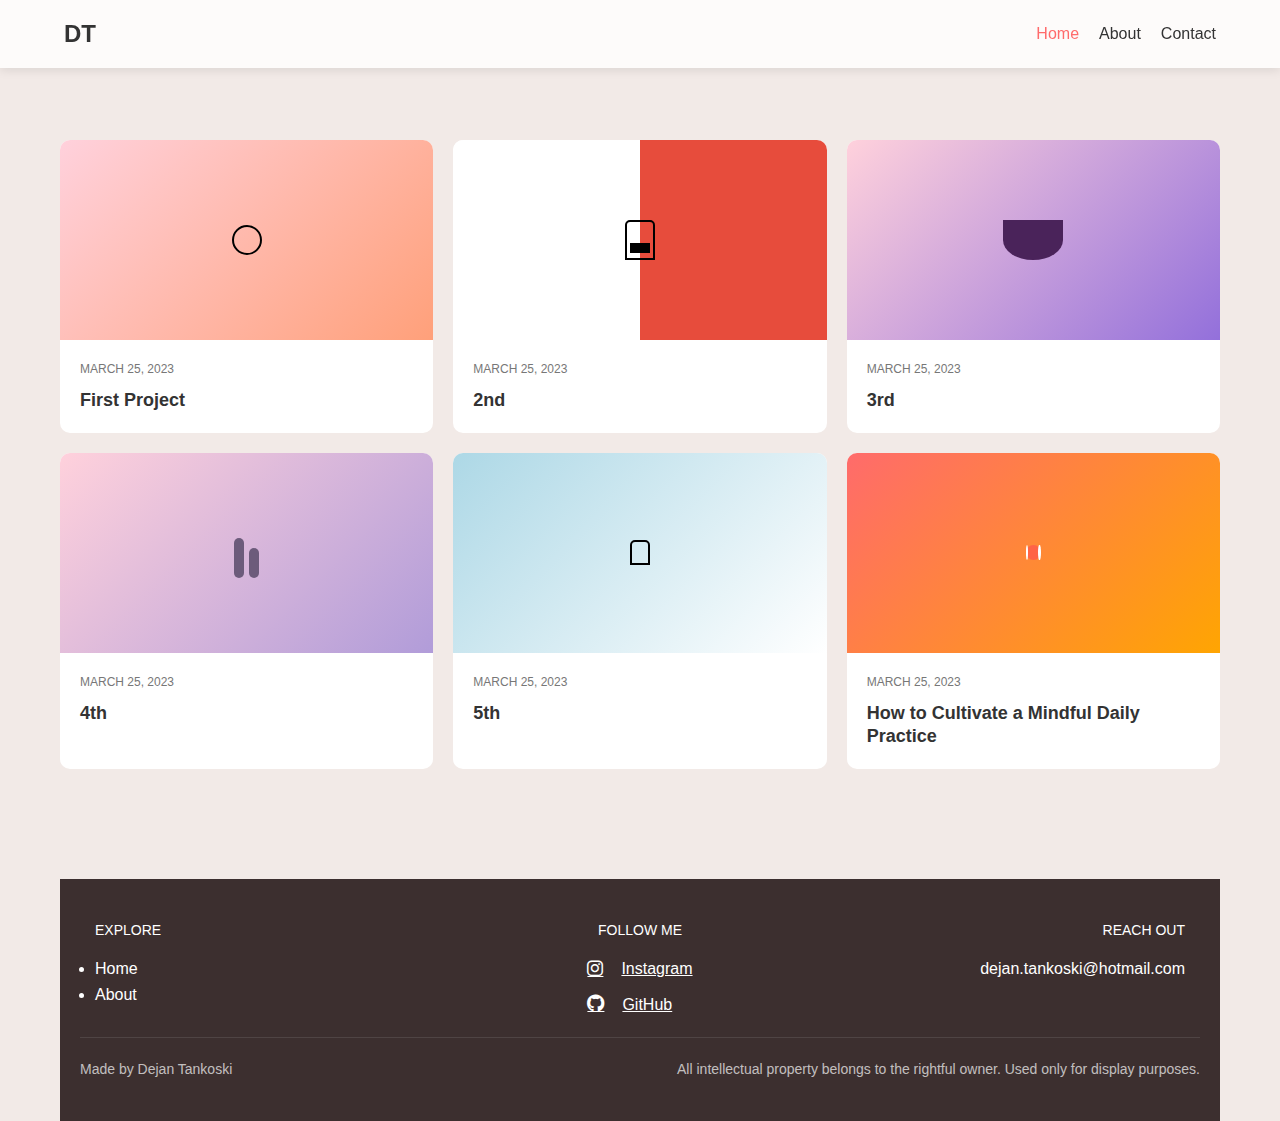
<file: index.html>
<!DOCTYPE html>
<html lang="en">
<head>
    <meta charset="UTF-8">
    <meta name="viewport" content="width=device-width, initial-scale=1.0">
    <title>Dejan Tankoski Portfolio</title>
    <link rel="stylesheet" href="styles.css">
    <link rel="stylesheet" href="https://cdnjs.cloudflare.com/ajax/libs/font-awesome/6.4.0/css/all.min.css">
</head>
<body>
    <div class="container">
        <header>
            <div class="logo">DT</div>
            <nav>
    <ul>
        <li><a href="index.html" class="active">Home</a></li>
        <li><a href="about.html">About</a></li>
        <li><a href="mailto:dejan.tankoski@hotmail.com">Contact</a></li>
    </ul>
</nav>

        </header>

        <main class="blog-grid">
            <article class="blog-card">
                <div class="card-image gradient-pink-orange">
                    <div class="icon-container">
                        <div class="icon icon-head"></div>
                    </div>
                </div>
                <div class="card-content">
                    <div class="card-date">MARCH 25, 2023</div>
                    <h2 class="card-title">First Project</h2>
                </div>
            </article>

            <article class="blog-card">
                <div class="card-image gradient-white-red">
                    <div class="icon-container">
                        <div class="icon icon-hand"></div>
                    </div>
                </div>
                <div class="card-content">
                    <div class="card-date">MARCH 25, 2023</div>
                    <h2 class="card-title">2nd</h2>
                </div>
            </article>

            <article class="blog-card">
                <div class="card-image gradient-pink-purple">
                    <div class="icon-container">
                        <div class="icon icon-mouth"></div>
                    </div>
                </div>
                <div class="card-content">
                    <div class="card-date">MARCH 25, 2023</div>
                    <h2 class="card-title">3rd</h2>
                </div>
            </article>

            <article class="blog-card">
                <div class="card-image gradient-pink-purple-light">
                    <div class="icon-container">
                        <div class="icon icon-graph"></div>
                    </div>
                </div>
                <div class="card-content">
                    <div class="card-date">MARCH 25, 2023</div>
                    <h2 class="card-title">4th</h2>
                </div>
            </article>

            <article class="blog-card">
                <div class="card-image gradient-blue-white">
                    <div class="icon-container">
                        <div class="icon icon-hand-small"></div>
                    </div>
                </div>
                <div class="card-content">
                    <div class="card-date">MARCH 25, 2023</div>
                    <h2 class="card-title">5th</h2>
                </div>
            </article>

            <article class="blog-card">
                <div class="card-image gradient-red-orange">
                    <div class="icon-container">
                        <div class="icon icon-dots"></div>
                    </div>
                </div>
                <div class="card-content">
                    <div class="card-date">MARCH 25, 2023</div>
                    <h2 class="card-title">How to Cultivate a Mindful Daily Practice</h2>
                </div>
            </article>
        </main>

<footer>
    <div class="footer-layout">
        <!-- Left column - Explore -->
        <div class="footer-left">
            <h3>EXPLORE</h3>
            <ul>
                <li><a href="index.html">Home</a></li>
                <li><a href="about.html">About</a></li>
            </ul>
        </div>

        <!-- Middle column - Follow me -->
        <div class="footer-center">
            <h3>FOLLOW ME</h3>
            <div class="social-links-vertical">
                <a href="https://instagram.com/yourusername" target="_blank">
                    <i class="fab fa-instagram"></i>Instagram
                </a>
                <a href="https://github.com/yourusername" target="_blank">
                    <i class="fab fa-github"></i>GitHub
                </a>
            </div>
        </div>

        <!-- Right column - Reach out -->
        <div class="footer-right">
            <h3>REACH OUT</h3>
            <a href="mailto:dejan.tankoski@hotmail.com" class="footer-email">dejan.tankoski@hotmail.com</a>
        </div>
    </div>

    <!-- Bottom section -->
    <div class="footer-bottom">
        <p>Made by Dejan Tankoski</p>
        <p>All intellectual property belongs to the rightful owner. Used only for display purposes.</p>
    </div>
</footer>
    </div>
</body>
</html>
</file>
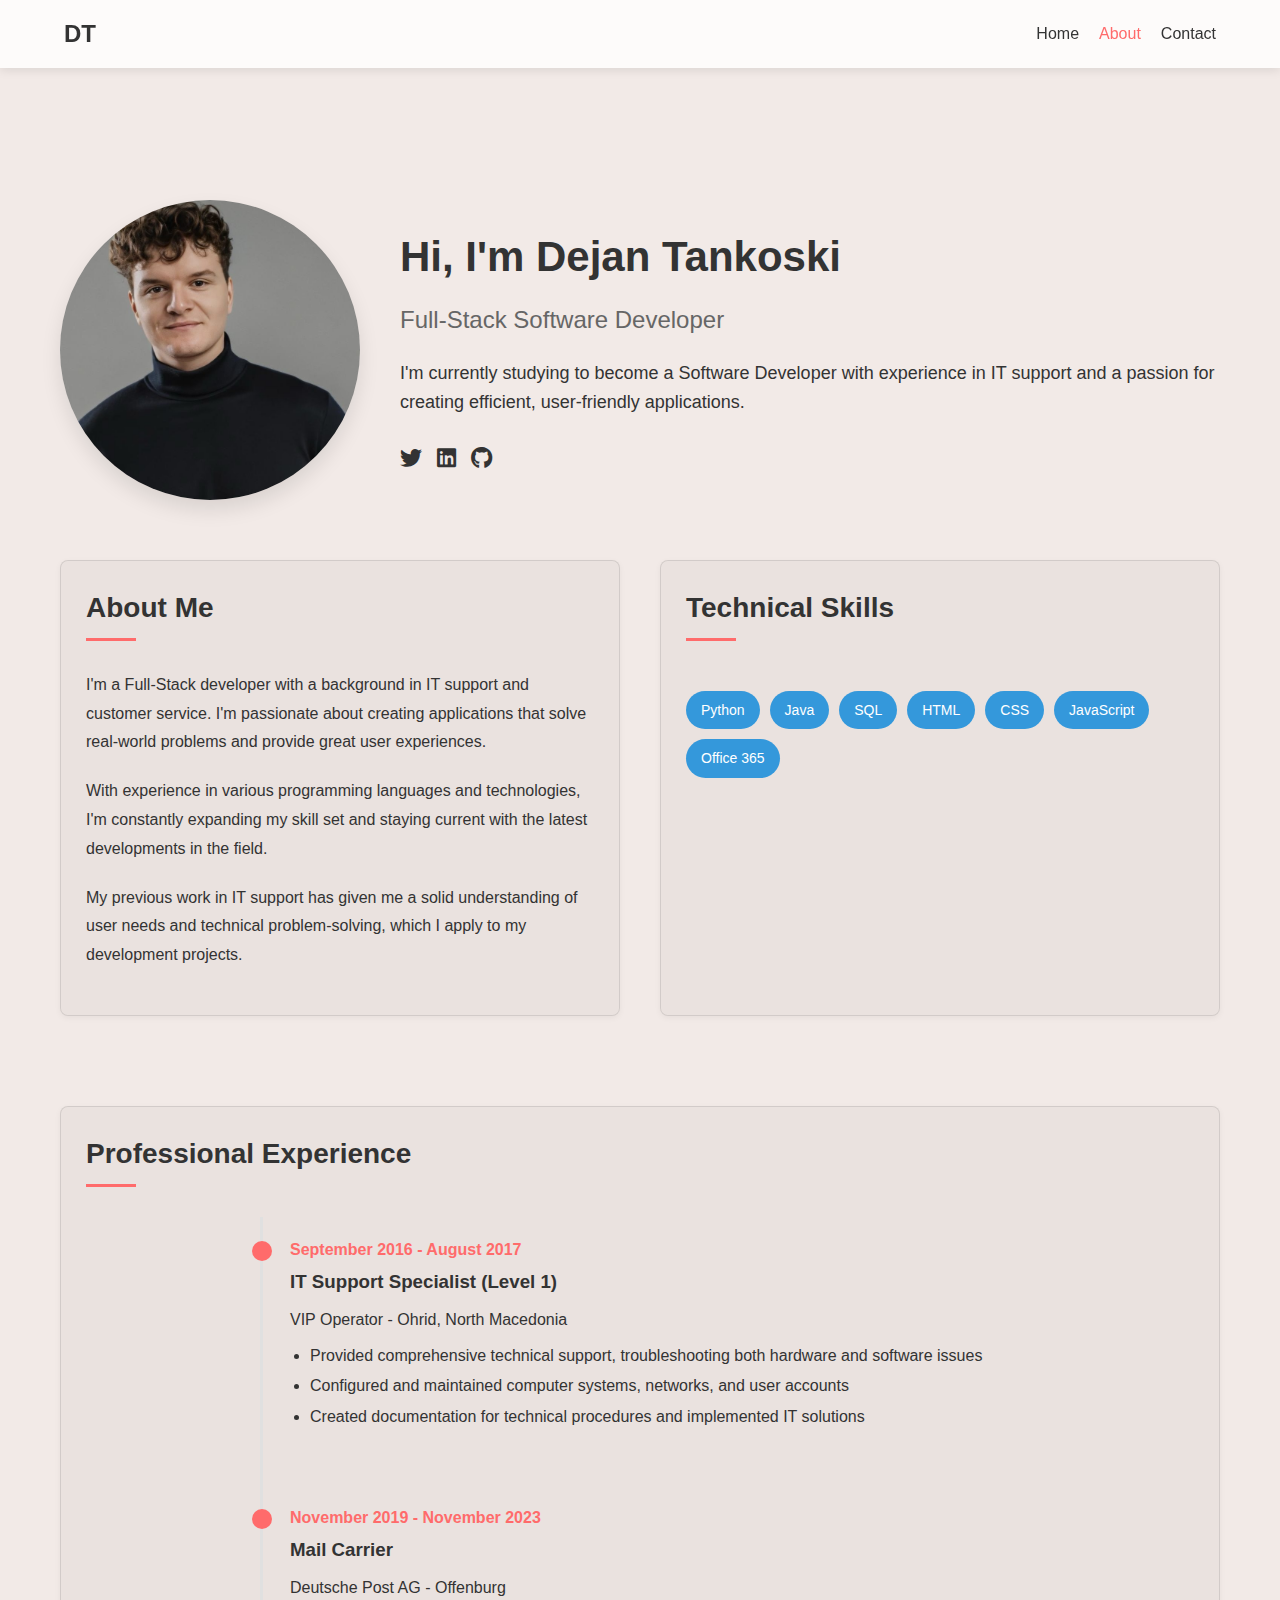
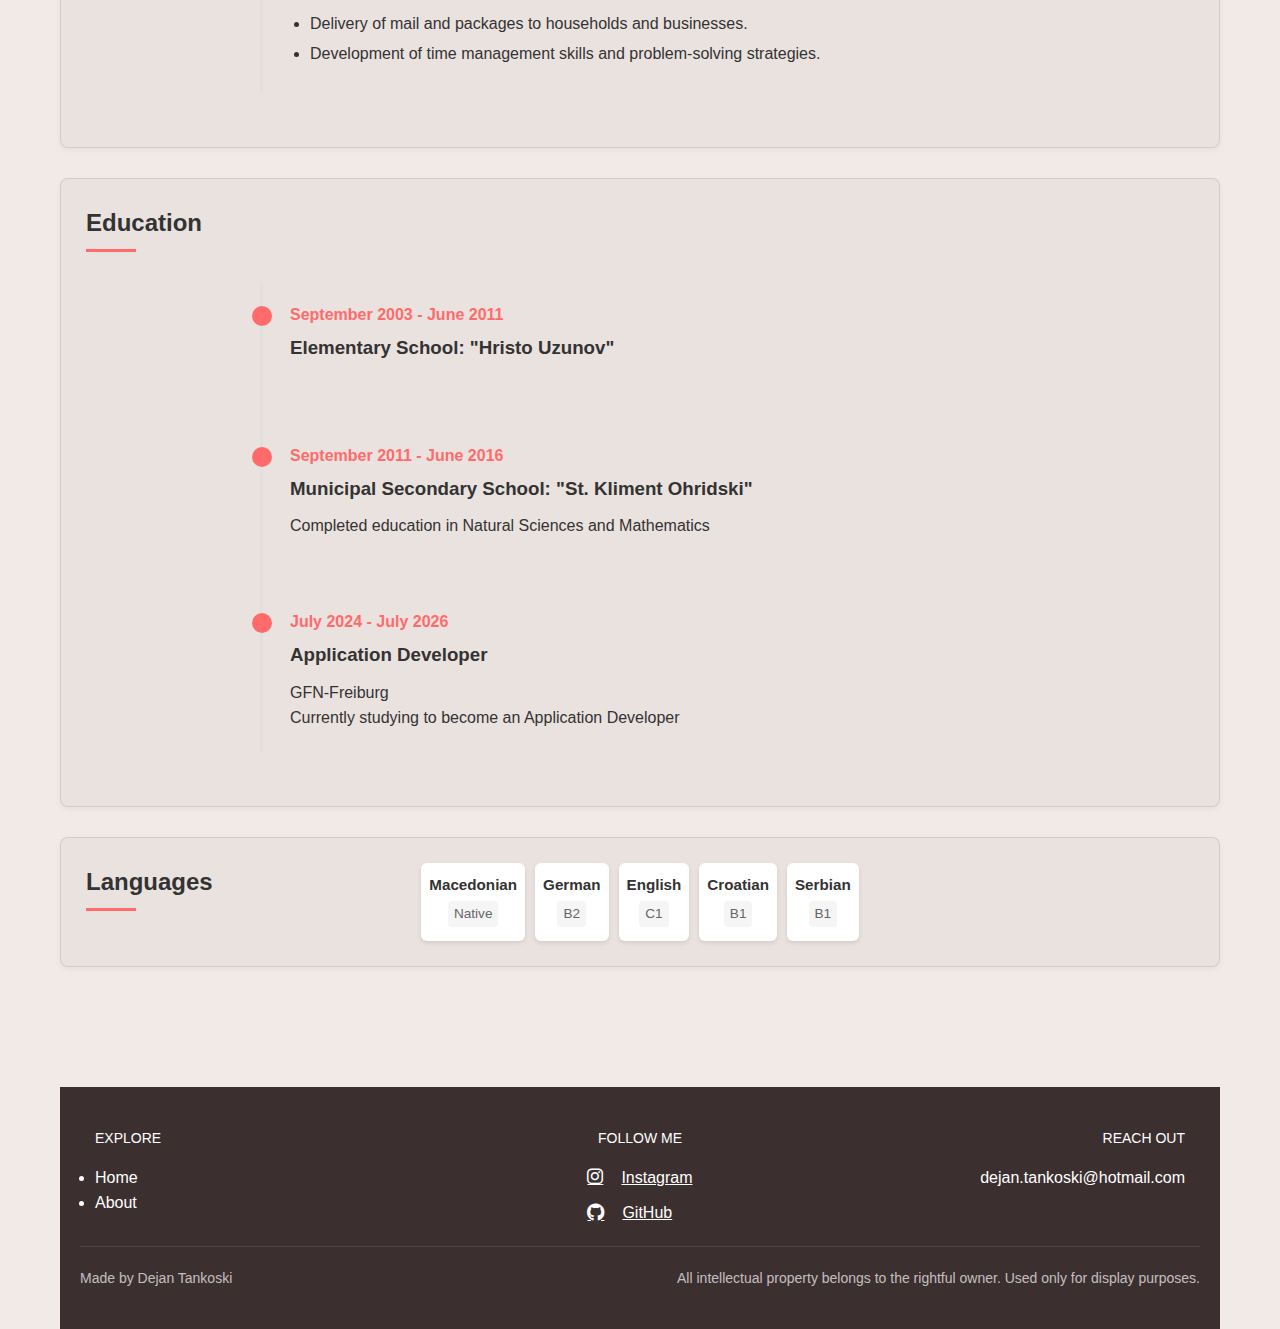
<file: about.html>
<!DOCTYPE html>
<html lang="en">
<head>
    <meta charset="UTF-8">
    <meta name="viewport" content="width=device-width, initial-scale=1.0">
    <title>About - Dejan Tankoski Portfolio</title>
    <link rel="stylesheet" href="styles.css">
    <link rel="stylesheet" href="https://cdnjs.cloudflare.com/ajax/libs/font-awesome/6.4.0/css/all.min.css">
</head>
<body>
    <div class="container">
        <header>
            <div class="logo">DT</div>
            <nav>
                <ul>
                    <li><a href="index.html">Home</a></li>
                    <li><a href="about.html" class="active">About</a></li>
                    <li><a href="mailto:dejan.tankoski@hotmail.com">Contact</a></li>
                </ul>
            </nav>
        </header>

        <main class="about-container">
            <section class="about-hero">
                <div class="about-image">
                    <img src="img/image1.jpeg" alt="Dejan Tankoski" class="profile-image">
                </div>
                <div class="about-intro">
                    <h1>Hi, I'm Dejan Tankoski</h1>
                    <h2>Full-Stack Software Developer</h2>
                    <p>I'm currently studying to become a Software Developer with experience in IT support and a passion for creating efficient, user-friendly applications.</p>
                    <div class="social-links-about">
                        <a href="#"><i class="fab fa-twitter"></i></a>
                        <a href="#"><i class="fab fa-linkedin"></i></a>
                        <a href="#"><i class="fab fa-github"></i></a>
                    </div>
                </div>
            </section>

            <section class="about-content">
                <div class="about-text">
                    <h2>About Me</h2>
                    <p>I'm a Full-Stack developer with a background in IT support and customer service. I'm passionate about creating applications that solve real-world problems and provide great user experiences.</p>

                    <p>With experience in various programming languages and technologies, I'm constantly expanding my skill set and staying current with the latest developments in the field.</p>

                    <p>My previous work in IT support has given me a solid understanding of user needs and technical problem-solving, which I apply to my development projects.</p>
                </div>

                <div class="skills-section">
    <h2>Technical Skills</h2>
    <div class="skills-container simple">
        <div class="skill-tag">Python</div>
        <div class="skill-tag">Java</div>
        <div class="skill-tag">SQL</div>
        <div class="skill-tag">HTML</div>
        <div class="skill-tag">CSS</div>
        <div class="skill-tag">JavaScript</div>
        <div class="skill-tag">Office 365</div>
    </div>
</div>
            </section>

            <section class="experience-section">
                <h2>Professional Experience</h2>
                <div class="timeline">
                    <div class="timeline-item">
                        <div class="timeline-date">September 2016 - August 2017</div>
                        <div class="timeline-content">
                            <h3>IT Support Specialist (Level 1)</h3>
                            <p>VIP Operator - Ohrid, North Macedonia</p>
                 <ul>
    <li>Provided comprehensive technical support, troubleshooting both hardware and software issues</li>
    <li>Configured and maintained computer systems, networks, and user accounts</li>
    <li>Created documentation for technical procedures and implemented IT solutions</li>
</ul>

                        </div>
                    </div>
                    <div class="timeline-item">
                        <div class="timeline-date">November 2019 - November 2023</div>
                        <div class="timeline-content">
                            <h3>Mail Carrier</h3>
                            <p>Deutsche Post AG - Offenburg</p>
                            <ul>
                                <li>Delivery of mail and packages to households and businesses.</li>
                                <li>Development of time management skills and problem-solving strategies.</li>
                            </ul>
                        </div>
                    </div>
                </div>
                </section>
<section class="education-section">

                <h2>Education</h2>
                <div class="timeline">
                    <div class="timeline-item">
                        <div class="timeline-date">September 2003 - June 2011</div>
                        <div class="timeline-content">
                            <h3>Elementary School: "Hristo Uzunov"</h3>
                        </div>
                    </div>
                    <div class="timeline-item">
                        <div class="timeline-date">September 2011 - June 2016</div>
                        <div class="timeline-content">
                            <h3>Municipal Secondary School: "St. Kliment Ohridski"</h3>
                            <p>Completed education in Natural Sciences and Mathematics</p>
                        </div>
                    </div>
                    <div class="timeline-item">
                        <div class="timeline-date">July 2024 - July 2026</div>
                        <div class="timeline-content">
                            <h3>Application Developer</h3>
                            <p>GFN-Freiburg</p>
                            <p>Currently studying to become an Application Developer</p>
                        </div>
                    </div>
                </div>
</section>
<section class="languages-section">
    <h2>Languages</h2>
    <div class="languages-container">
        <div class="language-item">
            <span class="language-name">Macedonian</span>
            <span class="language-level">Native</span>
        </div>
        <div class="language-item">
            <span class="language-name">German</span>
            <span class="language-level">B2</span>
        </div>
        <div class="language-item">
            <span class="language-name">English</span>
            <span class="language-level">C1</span>
        </div>
        <div class="language-item">
            <span class="language-name">Croatian</span>
            <span class="language-level">B1</span>
        </div>
        <div class="language-item">
            <span class="language-name">Serbian</span>
            <span class="language-level">B1</span>
        </div>
    </div>
</section>

        </main>
<footer>
    <div class="footer-layout">
        <!-- Left column - Explore -->
        <div class="footer-left">
            <h3>EXPLORE</h3>
            <ul>
                <li><a href="index.html">Home</a></li>
                <li><a href="about.html">About</a></li>
            </ul>
        </div>

        <!-- Middle column - Follow me -->
        <div class="footer-center">
            <h3>FOLLOW ME</h3>
            <div class="social-links-vertical">
                <a href="https://instagram.com/yourusername" target="_blank">
                    <i class="fab fa-instagram"></i>Instagram
                </a>
                <a href="https://github.com/yourusername" target="_blank">
                    <i class="fab fa-github"></i>GitHub
                </a>
            </div>
        </div>

        <!-- Right column - Reach out -->
        <div class="footer-right">
            <h3>REACH OUT</h3>
            <a href="mailto:dejan.tankoski@hotmail.com" class="footer-email">dejan.tankoski@hotmail.com</a>
        </div>
    </div>

    <!-- Bottom section -->
    <div class="footer-bottom">
        <p>Made by Dejan Tankoski</p>
        <p>All intellectual property belongs to the rightful owner. Used only for display purposes.</p>
    </div>
</footer>
    </div>
</body>
</html>
</file>
<file: styles.css>
/* General Styles */
* {
    margin: 0;
    padding: 0;
    box-sizing: border-box;
}

body {
    font-family: -apple-system, BlinkMacSystemFont, 'Segoe UI', Roboto, Oxygen, Ubuntu, Cantarell, 'Open Sans', 'Helvetica Neue', sans-serif;
    background-color: #f2eae7;
    color: #333;
    line-height: 1.6;
}

.container {
    max-width: 1200px;
    margin: 0 auto;
    padding: 0 20px;
    padding-top: 80px; /* Added to prevent content from being hidden under the fixed header */
}

/* Header Styles */
header {
    position: fixed;
    top: 0;
    left: 0;
    right: 0;
    z-index: 1000;
    background-color: rgba(255, 255, 255, 0.8); /* Semi-transparent background */
    backdrop-filter: blur(10px); /* This creates the blur effect */
    -webkit-backdrop-filter: blur(10px); /* For Safari support */
    box-shadow: 0 2px 10px rgba(0, 0, 0, 0.1);
    transition: background-color 0.3s ease;
    padding: 15px 5%; /* Add some padding */
    display: flex;
    justify-content: space-between;
    align-items: center;
}

.header-scrolled {
    background-color: rgba(255, 255, 255, 0.9); /* Slightly less transparent when scrolled */
    box-shadow: 0 4px 20px rgba(0, 0, 0, 0.15);
}

.logo {
    font-size: 24px;
    font-weight: bold;
    color: #333;
}

nav ul {
    display: flex;
    list-style: none;
}

nav ul li {
    margin-left: 20px;
}

nav ul li a {
    text-decoration: none;
    color: #333;
}

/* Blog Grid Styles */
.blog-grid {
    display: grid;
    grid-template-columns: repeat(3, 1fr);
    gap: 20px;
    margin: 30px 0;
}

/* Blog Card Styles */
.blog-card {
    background-color: #fff;
    border-radius: 10px;
    overflow: hidden;
    transition: transform 0.3s ease;
}

.blog-card:hover {
    transform: translateY(-5px);
}

.card-image {
    height: 200px;
    display: flex;
    justify-content: center;
    align-items: center;
    position: relative;
}

.icon-container {
    display: flex;
    justify-content: center;
    align-items: center;
    width: 100%;
    height: 100%;
}

/* Gradient Backgrounds */
.gradient-pink-orange {
    background: linear-gradient(135deg, #ffd1dc, #ffa07a);
}

.gradient-white-red {
    background: linear-gradient(to right, #ffffff 50%, #e74c3c 50%);
}

.gradient-pink-purple {
    background: linear-gradient(135deg, #ffd1dc, #9370db);
}

.gradient-pink-purple-light {
    background: linear-gradient(135deg, #ffd1dc, #b19cd9);
}

.gradient-blue-white {
    background: linear-gradient(135deg, #add8e6, #ffffff);
}

.gradient-red-orange {
    background: linear-gradient(135deg, #ff6b6b, #ffa502);
}

/* Icons */
.icon {
    width: 50px;
    height: 50px;
    background-repeat: no-repeat;
    background-position: center;
    background-size: contain;
}

.icon-head {
    /* Simplified head icon */
    border: 2px solid #000;
    border-radius: 50%;
    width: 30px;
    height: 30px;
    position: relative;
}

.icon-hand {
    /* Simplified hand icon */
    width: 30px;
    height: 40px;
    border: 2px solid #000;
    border-radius: 5px 5px 0 0;
    position: relative;
}

.icon-hand::after {
    content: "";
    position: absolute;
    width: 80%;
    height: 10px;
    background: #000;
    bottom: 5px;
    left: 10%;
}

.icon-mouth {
    /* Simplified mouth icon */
    width: 60px;
    height: 40px;
    background-color: #4a235a;
    border-radius: 0 0 50% 50%;
}

.icon-graph {
    /* Simplified graph icon */
    display: flex;
    align-items: flex-end;
    justify-content: center;
    gap: 5px;
}

.icon-graph::before {
    content: "";
    width: 10px;
    height: 40px;
    background-color: #6c5b7b;
    border-radius: 5px;
}

.icon-graph::after {
    content: "";
    width: 10px;
    height: 30px;
    background-color: #6c5b7b;
    border-radius: 5px;
}

.icon-hand-small {
    /* Smaller hand icon */
    width: 20px;
    height: 25px;
    border: 2px solid #000;
    border-radius: 5px 5px 0 0;
}

.icon-dots {
    /* Three dots icon */
    display: flex;
    gap: 10px;
}

.icon-dots::before,
.icon-dots::after {
    content: "";
    width: 15px;
    height: 15px;
    background-color: #fff;
    border-radius: 50%;
}

.icon-dots {
    width: 15px;
    height: 15px;
    background-color: #ff6347;
    border-radius: 50%;
}

/* Card Content Styles */
.card-content {
    padding: 20px;
}

.card-date {
    font-size: 12px;
    color: #777;
    margin-bottom: 10px;
}

.card-title {
    font-size: 18px;
    font-weight: 600;
    line-height: 1.3;
}

/* Footer Styles */
footer {
    background-color: #3c2f2f; /* The specific brown color */
    color: #fff; /* White text */
    padding: 40px 20px;
    margin-top: 50px;
    display: flex;
    justify-content: space-between;
    flex-wrap: wrap;
}

.footer-section {
    flex: 1;
    min-width: 250px;
    margin-bottom: 20px;
}

/* Updated section heading style */
.footer-section h3 {
    margin-bottom: 15px;
    font-size: 16px; /* Smaller font for headings like "Explore" */
    position: relative;
    color: #fff; /* Ensuring headers are white */
    font-weight: 500; /* Slightly less bold */
}

.footer-section ul {
    list-style: none;
}

.footer-section ul li {
    margin-bottom: 8px;
}

/* Updated link style to ensure Home & About are white */
.footer-section a {
    color: #fff; /* Making all links white */
    text-decoration: none;
    transition: color 0.3s;
}

.footer-section a:hover {
    color: #ddd; /* Slightly darker on hover for visual feedback */
}

/* Updated social links styling for the middle section */
.social-links-vertical {
    display: flex;
    flex-direction: column;
    gap: 10px;
}

.social-links-vertical a {
    display: flex;
    align-items: center;
    gap: 10px;
    color: #fff; /* White links */
}

.social-links-vertical i {
    font-size: 18px;
    margin-right: 8px; /* Space between icon and text */
}

/* Footer layout with 3 columns */
.footer-layout {
    display: flex;
    justify-content: space-between;
    width: 100%;
}

.footer-left, .footer-center, .footer-right {
    flex: 1;
    padding: 0 15px;
}

/* Center alignment for the middle section */
.footer-center {
    text-align: center;
    display: flex;
    flex-direction: column;
    align-items: center;
}

/* Right alignment for the right section */
.footer-right {
    text-align: right;
}

/* Email link styling */
.footer-email {
    color: #fff;
    text-decoration: none;
    transition: color 0.3s;
}

.footer-email:hover {
    color: #ddd;
}

/* Copyright section at the bottom of footer with left and right content */
.footer-bottom {
    width: 100%;
    display: flex;
    justify-content: space-between;
    padding-top: 20px;
    border-top: 1px solid rgba(255, 255, 255, 0.1);
    margin-top: 20px;
}

.footer-bottom p {
    font-size: 14px;
    color: rgba(255, 255, 255, 0.7);
}

/* Responsive adjustments */
@media (max-width: 768px) {
    .footer-layout {
        flex-direction: column;
        gap: 20px;
    }

    .footer-left, .footer-center, .footer-right {
        text-align: center;
    }

    .footer-bottom {
        flex-direction: column;
        align-items: center;
        gap: 10px;
    }
}

/* Vertical social links in footer */
.social-links-vertical {
    display: flex;
    flex-direction: column;
    gap: 10px;
}

.social-links-vertical a {
    display: flex;
    align-items: center;
    gap: 10px;
    color: #fff; /* White links */
}

.social-links-vertical i {
    font-size: 18px;
}

/* Copyright section at the bottom of footer */
.footer-bottom {
    width: 100%;
    text-align: center;
    padding-top: 20px;
    border-top: 1px solid rgba(255, 255, 255, 0.1);
    margin-top: 20px;
}

.footer-bottom p {
    font-size: 14px;
    color: rgba(255, 255, 255, 0.7);
}

/* Footer newsletter form */
.footer-newsletter {
    margin-top: 15px;
}

.footer-newsletter form {
    display: flex;
    max-width: 300px;
}

.footer-newsletter input {
    flex: 1;
    padding: 8px 12px;
    border: none;
    border-radius: 4px 0 0 4px;
    font-size: 14px;
}

.footer-newsletter button {
    background-color: #ff6b6b;
    color: white;
    border: none;
    padding: 8px 15px;
    border-radius: 0 4px 4px 0;
    cursor: pointer;
    transition: background-color 0.3s;
}

.footer-newsletter button:hover {
    background-color: #ff5252;
}

/* Responsive Design */
@media (max-width: 900px) {
    .blog-grid {
        grid-template-columns: repeat(2, 1fr);
    }

    footer {
        flex-direction: column;
    }

    .footer-section {
        width: 100%;
        margin-bottom: 30px;
    }
}

@media (max-width: 600px) {
    .blog-grid {
        grid-template-columns: 1fr;
    }

    .footer-newsletter form {
        flex-direction: column;
        gap: 10px;
    }

    .footer-newsletter input,
    .footer-newsletter button {
        width: 100%;
        border-radius: 4px;
    }

    .footer-credits {
        flex-direction: column;
        gap: 10px;
    }
}

/* About Page Styles */
.about-container {
    margin: 40px 0;
    padding-top: 80px; /* Adjust this value based on the height of your header */
}

.about-hero {
    display: flex;
    align-items: center;
    gap: 40px;
    margin-bottom: 60px;
}

.about-image {
    flex: 0 0 300px;
}

.profile-placeholder {
    width: 300px;
    height: 300px;
    border-radius: 50%;
    overflow: hidden;
}

.about-intro {
    flex: 1;
}

.about-intro h1 {
    font-size: 42px;
    font-weight: 700;
    margin-bottom: 10px;
}

.about-intro h2 {
    font-size: 24px;
    font-weight: 500;
    color: #666;
    margin-bottom: 20px;
}

.about-intro p {
    font-size: 18px;
    line-height: 1.6;
    margin-bottom: 25px;
}

.social-links-about {
    display: flex;
    gap: 15px;
}

.social-links-about a {
    color: #333;
    font-size: 22px;
    transition: color 0.3s ease;
}

.social-links-about a:hover {
    color: #ff6b6b;
}

.about-content {
    display: grid;
    grid-template-columns: 1fr 1fr;
    gap: 40px;
    margin-bottom: 60px;
}

.about-text h2, .skills-section h2, .experience-section h2 {
    font-size: 28px;
    margin-bottom: 20px;
    position: relative;
    padding-bottom: 10px;
}

.about-text h2::after, .skills-section h2::after, .experience-section h2::after {
    content: '';
    position: absolute;
    bottom: 0;
    left: 0;
    width: 60px;
    height: 3px;
    background-color: #ff6b6b;
}

.about-text p {
    margin-bottom: 20px;
    line-height: 1.8;
}

.skill-item {
    margin-bottom: 20px;
}

.skill-name {
    margin-bottom: 8px;
    font-weight: 500;
}

.skill-bar {
    height: 10px;
    background-color: #e0e0e0;
    border-radius: 5px;
    overflow: hidden;
}

.skill-level {
    height: 100%;
    background: linear-gradient(135deg, #ff6b6b, #ffa502);
    border-radius: 5px;
}

.experience-section {
    margin-bottom: 40px;
}

.timeline {
    position: relative;
    max-width: 800px;
    margin: 0 auto;
}

.timeline::after {
    content: '';
    position: absolute;
    width: 3px;
    background-color: #e0e0e0;
    top: 0;
    bottom: 0;
    left: 20px;
}

.timeline-item {
    padding: 20px 40px 20px 50px;
    position: relative;
    margin-bottom: 30px;
}

.timeline-item::before {
    content: '';
    position: absolute;
    width: 20px;
    height: 20px;
    background-color: #ff6b6b;
    border-radius: 50%;
    top: 24px;
    left: 12px;
    z-index: 1;
}

.timeline-date {
    font-weight: 600;
    color: #ff6b6b;
    margin-bottom: 5px;
}

.timeline-content h3 {
    margin-bottom: 10px;
}

/* Responsive styles for about page */
@media (max-width: 768px) {
    .about-hero {
        flex-direction: column;
        text-align: center;
    }

    .about-content {
        grid-template-columns: 1fr;
    }

    .about-text h2::after, .skills-section h2::after, .experience-section h2::after {
        left: 50%;
        transform: translateX(-50%);
    }

    .timeline::after {
        left: 50%;
    }

    .timeline-item::before {
        left: calc(50% - 10px);
    }

    .timeline-item {
        padding: 50px 20px 20px;
    }

    .timeline-date {
        position: absolute;
        top: 20px;
        left: 0;
        right: 0;
        text-align: center;
    }

    .social-links-about {
        justify-content: center;
    }
}

/* Update active link styles */
nav ul li a.active {
    color: #ff6b6b;
    font-weight: 500;
}

/* Language section styles */
.languages-section {
    display: grid;
    grid-template-columns: repeat(3, 1fr);
    gap: 20px;
    margin-top: 20px;
}

.language-item {
    background-color: #f9f9f9;
    padding: 15px;
    border-radius: 8px;
    display: flex;
    flex-direction: column;
    align-items: center;
}

.language-name {
    font-weight: 600;
    font-size: 18px;
    margin-bottom: 5px;
}

.language-level {
    color: #666;
}

/* Make timeline lists nicer */
.timeline-content ul {
    padding-left: 20px;
    margin-top: 10px;
}

.timeline-content li {
    margin-bottom: 5px;
}

/* Responsive fixes for languages section */
@media (max-width: 768px) {
    .languages-section {
        grid-template-columns: 1fr;
    }
}

/* Profile image styles */
.about-image {
    width: 300px;
    height: 300px;
    overflow: hidden;
    border-radius: 50%;
    box-shadow: 0 10px 20px rgba(0, 0, 0, 0.1);
    margin: 0 auto;
}

/* Updated profile image styles */
.about-image {
    width: 300px;
    height: 300px;
    overflow: hidden;
    border-radius: 50%;
    box-shadow: 0 10px 20px rgba(0, 0, 0, 0.1);
    margin: 0 auto;
}

.profile-image {
    width: 100%;
    height: 100%;
    object-fit: cover;
    /* Adjust these values to center your face */
    /* Format is: object-position: horizontal vertical; */
    /* Example: move image up by 20% and keep horizontal center */
    object-position: center 5%;
}

/* Add these styles to your styles.css file */

/* Make sure the html and body fill the viewport */
html, body {
    height: 100%;
    margin: 0;
}

body {
    display: flex;
    flex-direction: column;
    font-family: -apple-system, BlinkMacSystemFont, 'Segoe UI', Roboto, Oxygen, Ubuntu, Cantarell, 'Open Sans', 'Helvetica Neue', sans-serif;
    background-color: #f2eae7;
    color: #333;
    line-height: 1.6;
}

.container {
    flex: 1;
    max-width: 1200px;
    margin: 0 auto;
    padding: 0 20px;
    display: flex;
    flex-direction: column;
}

/* Keep the fixed header space */
.container {
    padding-top: 80px; /* Space for the fixed header */
}

/* Update the blog grid with consistent margins */
.blog-grid {
    display: grid;
    grid-template-columns: repeat(3, 1fr);
    gap: 20px;
    margin: 60px 0;  /* Equal margin top and bottom */
}
/* Updated section heading style with smaller font */
.footer-section h3,
.footer-left h3,
.footer-center h3,
.footer-right h3 {
    margin-bottom: 15px;
    font-size: 14px; /* Reduced from 16px to 14px */
    position: relative;
    color: #fff;
    font-weight: 500;
    text-transform: uppercase; /* Optional: keeps the uppercase look */
}
/* Ensure Home and About links are white */
.footer-left a,
.footer-section ul li a {
    color: #fff !important; /* Using !important to override any other styles */
    text-decoration: none;
    transition: color 0.3s;
}

.footer-left a:hover,
.footer-section ul li a:hover {
    color: #ddd !important; /* Slightly darker on hover */
}
/* Simple skills display without progress bars */
.skills-container.simple {
    display: flex;!important;
    flex-wrap: wrap;!important;
    gap: 10px;!important;
    margin-top: 20px;
}

.skill-tag {
    background-color: #3498db;
    color: white;
    padding: 8px 15px;
    border-radius: 20px;
    font-size: 14px;
    transition: transform 0.2s, background-color 0.2s;
}

.skill-tag:hover {
    transform: translateY(-3px);
    background-color: #2980b9;
}
/* About Me container styling */
.about-text {
    background-color: rgba(0, 0, 0, 0.03); /* Slightly darker than background */
    border: 1px solid rgba(0, 0, 0, 0.1);  /* Subtle border */
    border-radius: 8px;                   /* Rounded corners */
    padding: 25px;                        /* Inner spacing */
    box-shadow: 0 2px 6px rgba(0, 0, 0, 0.05); /* Subtle shadow */
    margin-bottom: 30px;                  /* Space before the next section */
    transition: transform 0.2s ease;      /* Smooth hover effect */
}

.about-text:hover {
    transform: translateY(-3px);          /* Slight lift on hover */
    box-shadow: 0 4px 8px rgba(0, 0, 0, 0.08); /* Enhanced shadow on hover */
}

/* Make the heading stand out - removed the blue border */
.about-text h2 {
    margin-top: 0;
    color: #333;
    /* border-bottom: 2px solid #3498db; */ /* Removed blue line */
    padding-bottom: 10px;
    margin-bottom: 20px;
    display: inline-block;
}
/* Container styling for About section */
.about-text {
    background-color: rgba(0, 0, 0, 0.03);
    border: 1px solid rgba(0, 0, 0, 0.1);
    border-radius: 8px;
    padding: 25px;
    box-shadow: 0 2px 6px rgba(0, 0, 0, 0.05);
    margin-bottom: 30px;
    transition: transform 0.2s ease;
}

.about-text:hover {
    transform: translateY(-3px);
    box-shadow: 0 4px 8px rgba(0, 0, 0, 0.08);
}

/* Container styling for Skills section */
.skills-section {
    background-color: rgba(0, 0, 0, 0.03);
    border: 1px solid rgba(0, 0, 0, 0.1);
    border-radius: 8px;
    padding: 25px;
    box-shadow: 0 2px 6px rgba(0, 0, 0, 0.05);
    margin-bottom: 30px;
    transition: transform 0.2s ease;
}

.skills-section:hover {
    transform: translateY(-3px);
    box-shadow: 0 4px 8px rgba(0, 0, 0, 0.08);
}

/* Container styling for Experience section */
.experience-section {
    background-color: rgba(0, 0, 0, 0.03);
    border: 1px solid rgba(0, 0, 0, 0.1);
    border-radius: 8px;
    padding: 25px;
    box-shadow: 0 2px 6px rgba(0, 0, 0, 0.05);
    margin-bottom: 30px;
    transition: transform 0.2s ease;
}

.experience-section:hover {
    transform: translateY(-3px);
    box-shadow: 0 4px 8px rgba(0, 0, 0, 0.08);
}

/* Container styling for Education section */
.education-section {
    background-color: rgba(0, 0, 0, 0.03);
    border: 1px solid rgba(0, 0, 0, 0.1);
    border-radius: 8px;
    padding: 25px;
    box-shadow: 0 2px 6px rgba(0, 0, 0, 0.05);
    margin-bottom: 30px;
    transition: transform 0.2s ease;
}

.education-section:hover {
    transform: translateY(-3px);
    box-shadow: 0 4px 8px rgba(0, 0, 0, 0.08);
}

/* Container styling for Languages section */
.languages-section {
    background-color: rgba(0, 0, 0, 0.03);
    border: 1px solid rgba(0, 0, 0, 0.1);
    border-radius: 8px;
    padding: 25px;
    box-shadow: 0 2px 6px rgba(0, 0, 0, 0.05);
    margin-bottom: 30px;
    transition: transform 0.2s ease;
}

.languages-section:hover {
    transform: translateY(-3px);
    box-shadow: 0 4px 8px rgba(0, 0, 0, 0.08);
}

/* Removing blue underlines from section headings */
.about-text h2, .skills-section h2, .experience-section h2,
.education-section h2, .languages-section h2 {
    margin-top: 0;
    color: #333;
    border-bottom: none;
    padding-bottom: 10px;
    margin-bottom: 20px;
    display: inline-block;
}
/* Apply consistent heading styling to all section headings */
.experience-section h2,
.education-section h2,
.languages-section h2,
.about-content h2,
.skills-section h2 {
    position: relative;
    margin-bottom: 30px;
    padding-bottom: 10px;
}

/* Add the orange/red underline to all section headings */
.experience-section h2::after,
.education-section h2::after,
.languages-section h2::after,
.about-content h2::after,
.skills-section h2::after {
    content: "";
    position: absolute;
    left: 0;
    bottom: 0;
    height: 3px;
    width: 50px;
    background-color: #ff6b6b; /* Or whatever your orange/red color is */
}
   .languages-section h2 {
       position: relative;
       margin-bottom: 30px;
       padding-bottom: 10px;
   }

   .languages-section h2::after {
       content: "";
       position: absolute;
       left: 0;
       bottom: 0;
       height: 3px;
       width: 50px;
       background-color: #ff6b6b; /* or whatever your orange/red color is */
   }

/* Languages Section Styles */
.languages-section {
    margin: 30px 0;
}

.languages-container {
    display: flex;
    flex-direction: row;
    justify-content: space-between;
    gap: 10px; /* Reduced gap to fit more items */
}

.language-item {
    flex: 1;
    display: flex;
    flex-direction: column;
    align-items: center;
    text-align: center;
    padding: 10px 8px; /* Slightly smaller padding */
    background-color: #fff;
    border-radius: 6px;
    box-shadow: 0 2px 4px rgba(0, 0, 0, 0.1);
}

.language-name {
    font-weight: bold;
    margin-bottom: 4px;
    font-size: 0.95em; /* Slightly smaller font */
}

.language-level {
    color: #666;
    font-size: 0.85em; /* Slightly smaller font */
    background-color: #f5f5f5;
    padding: 2px 6px;
    border-radius: 4px;
}
</file>
